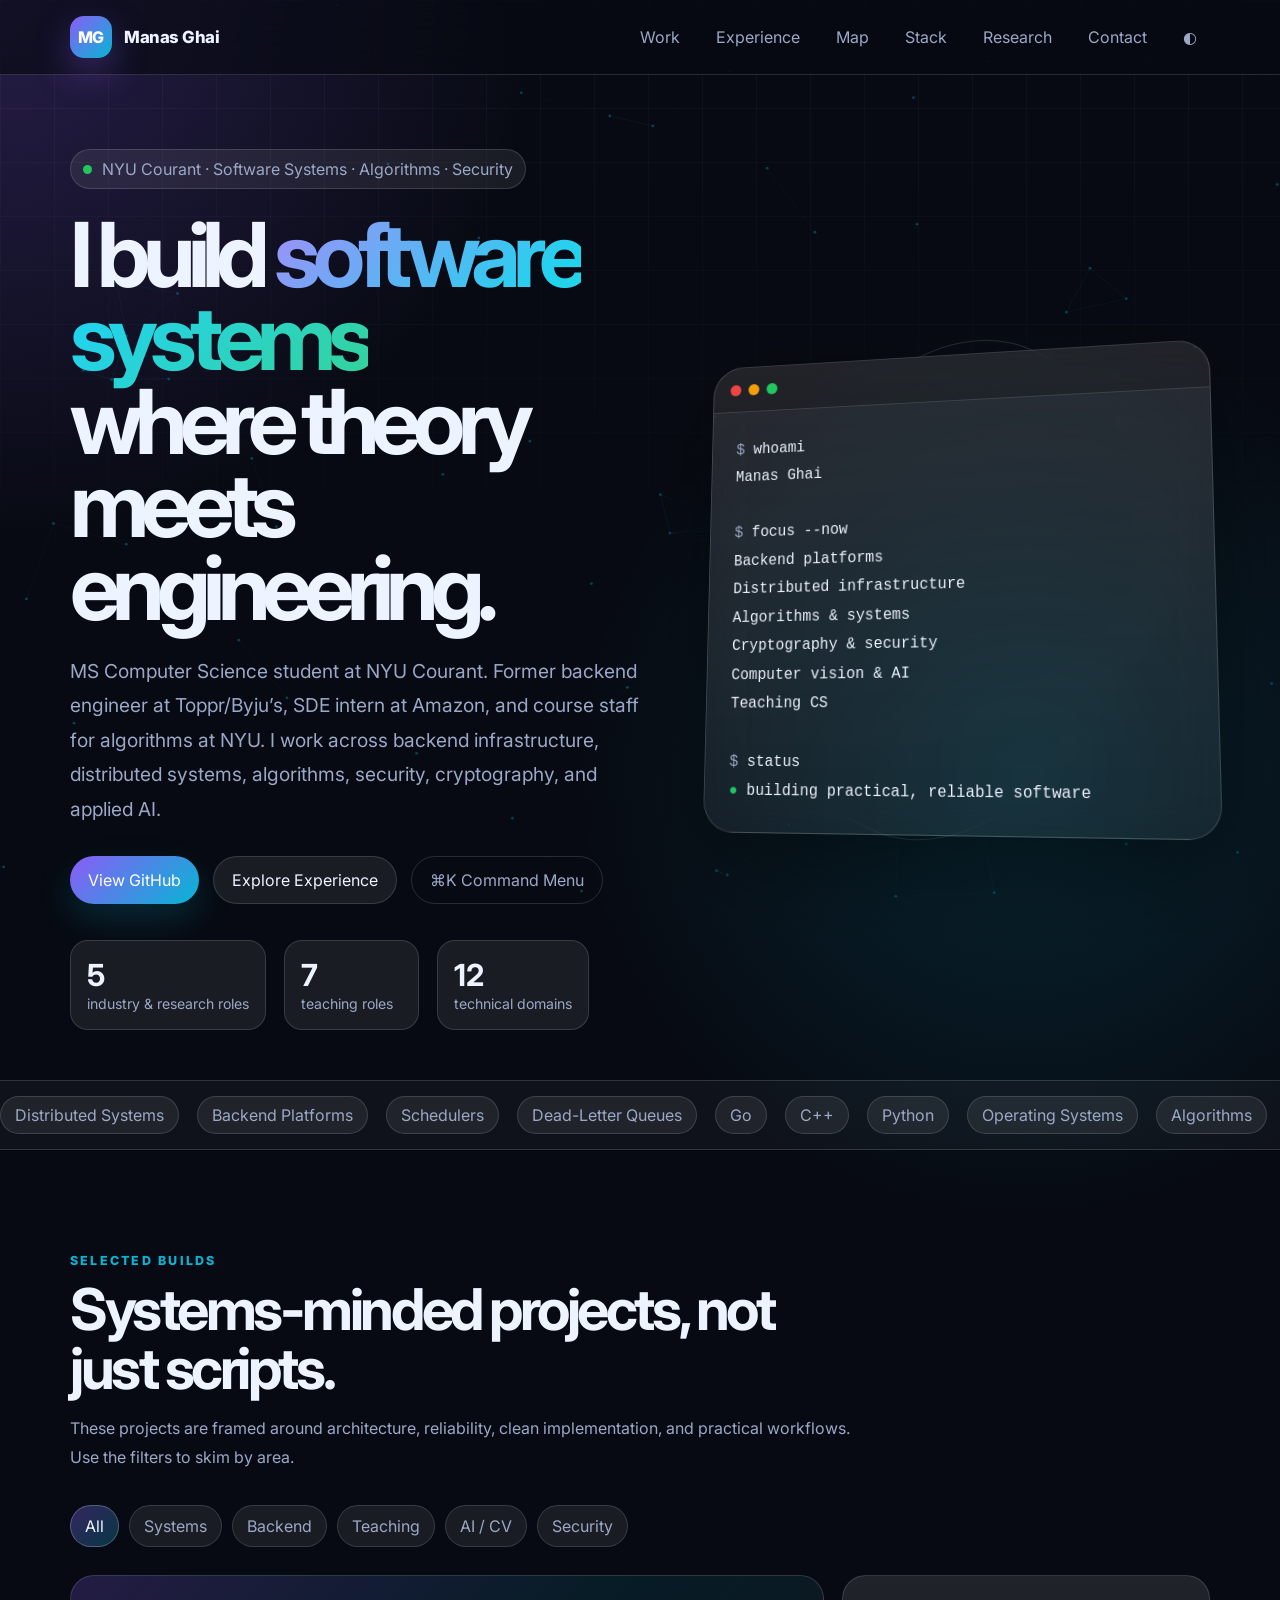
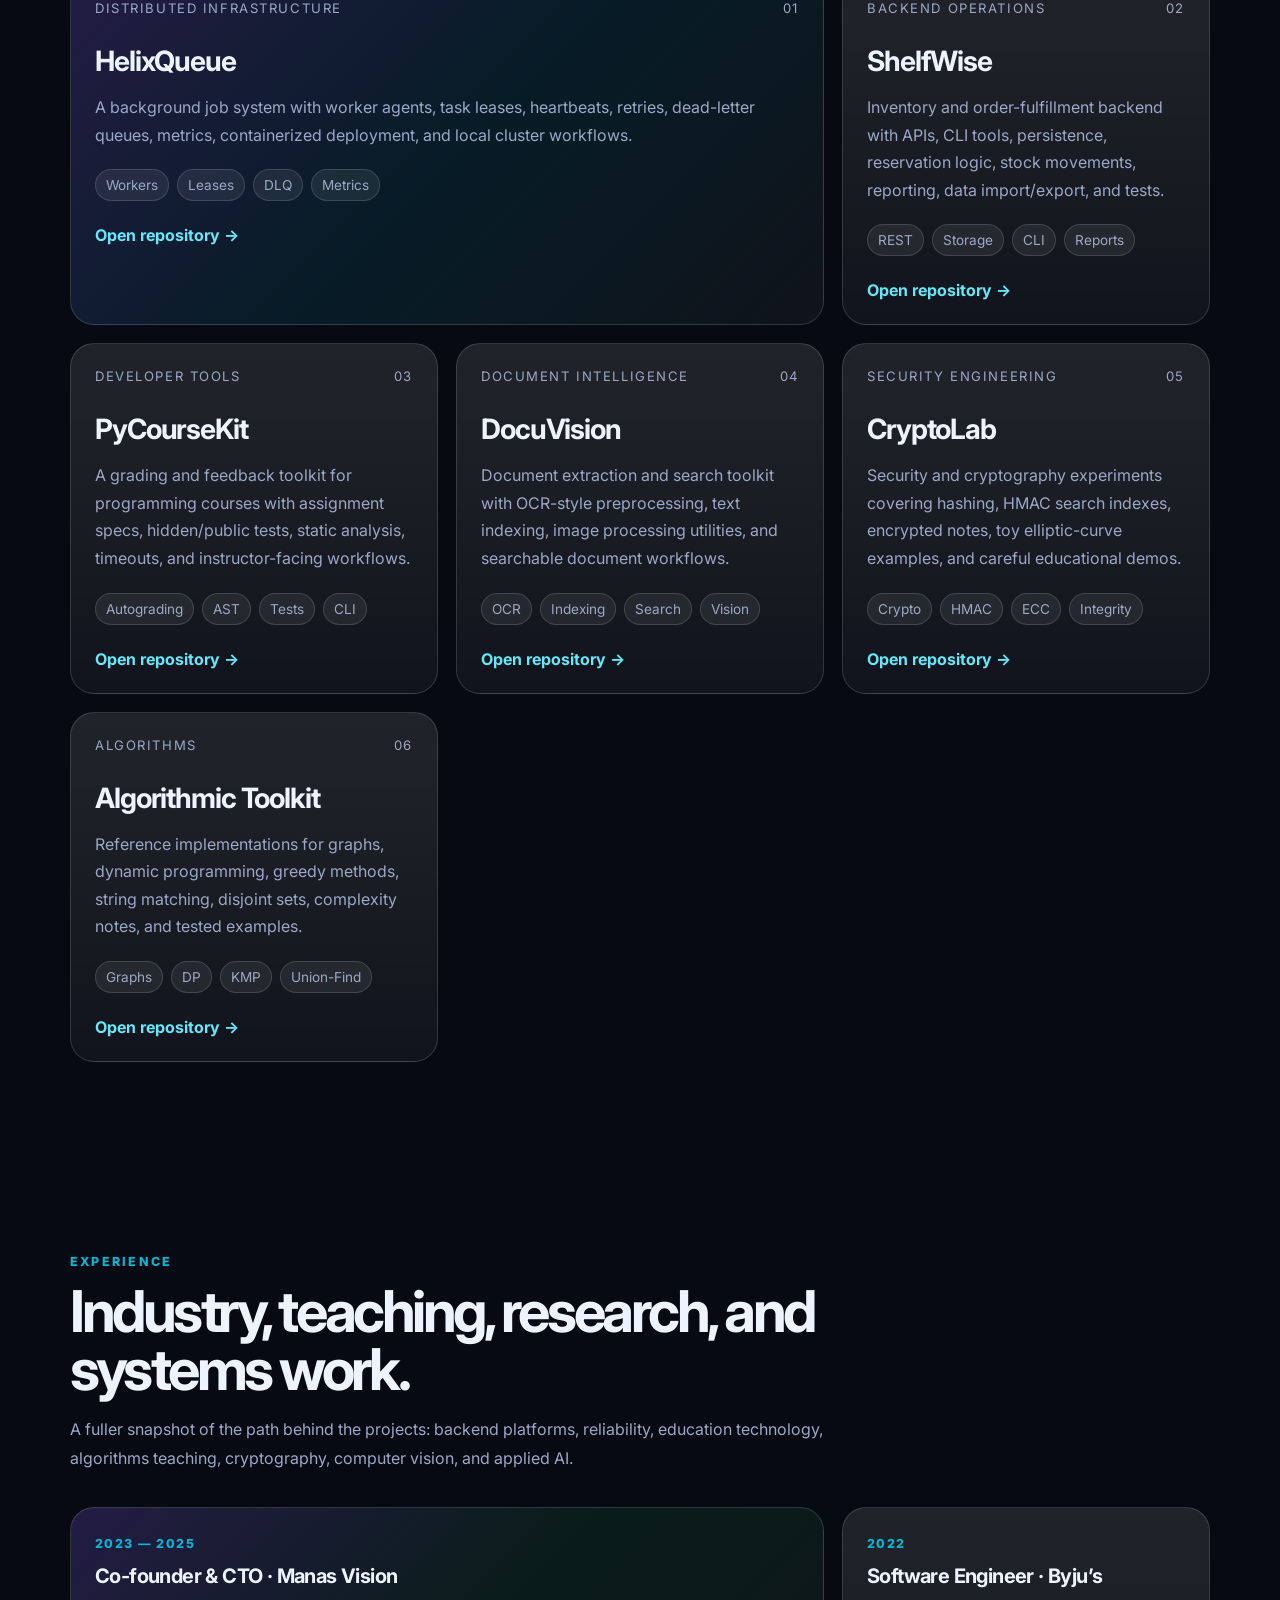
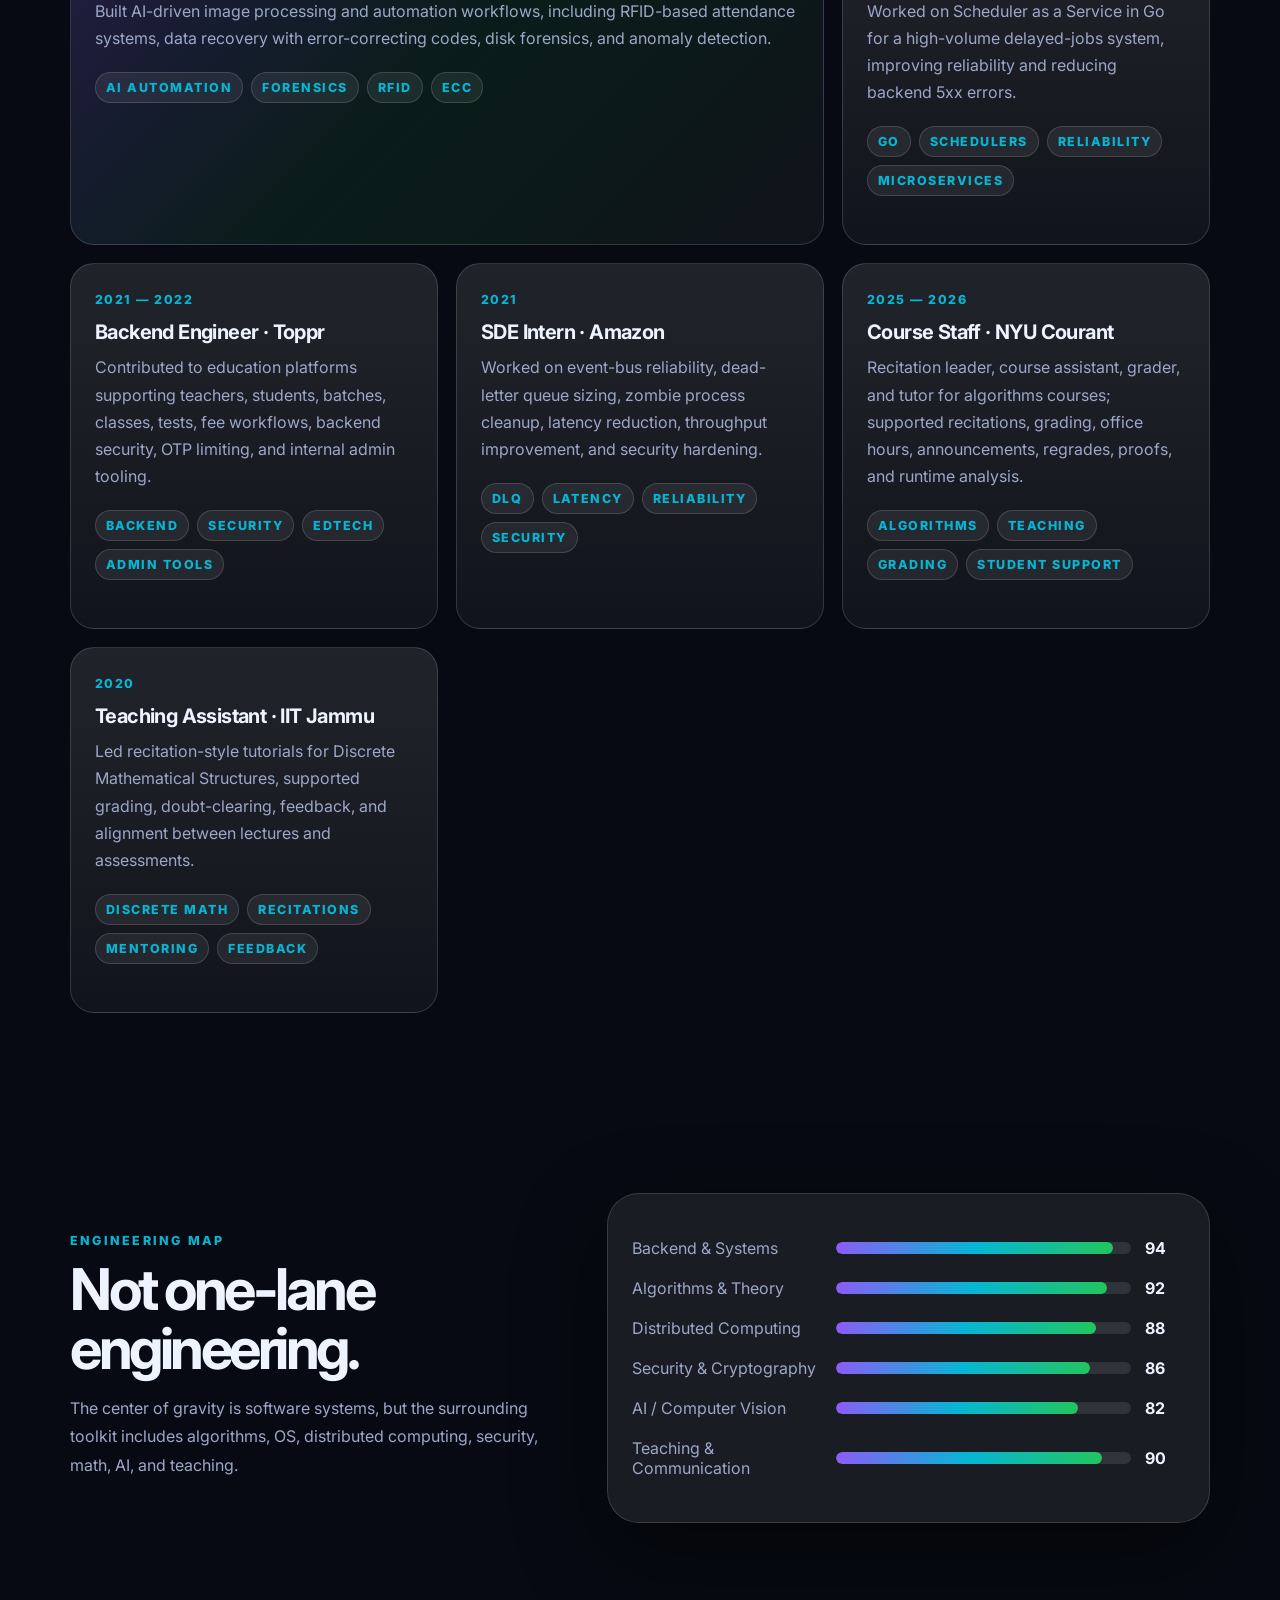
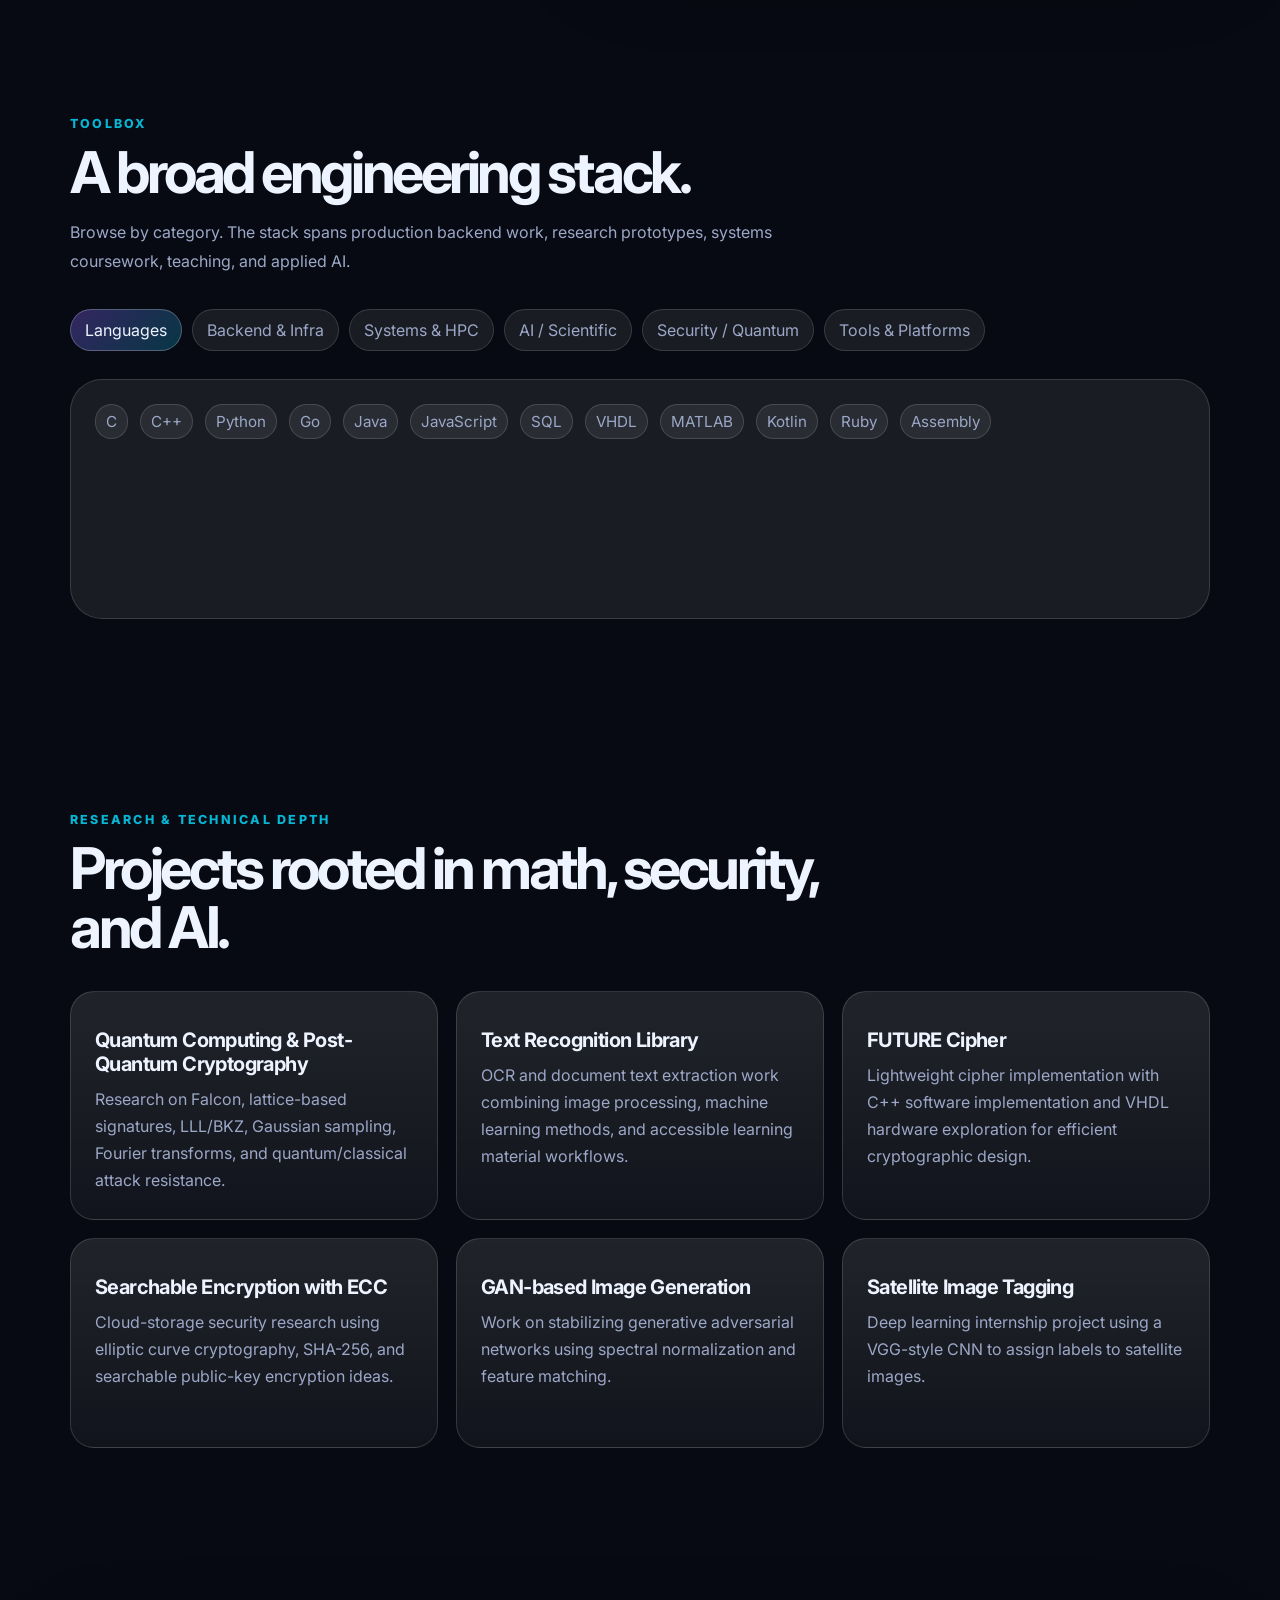
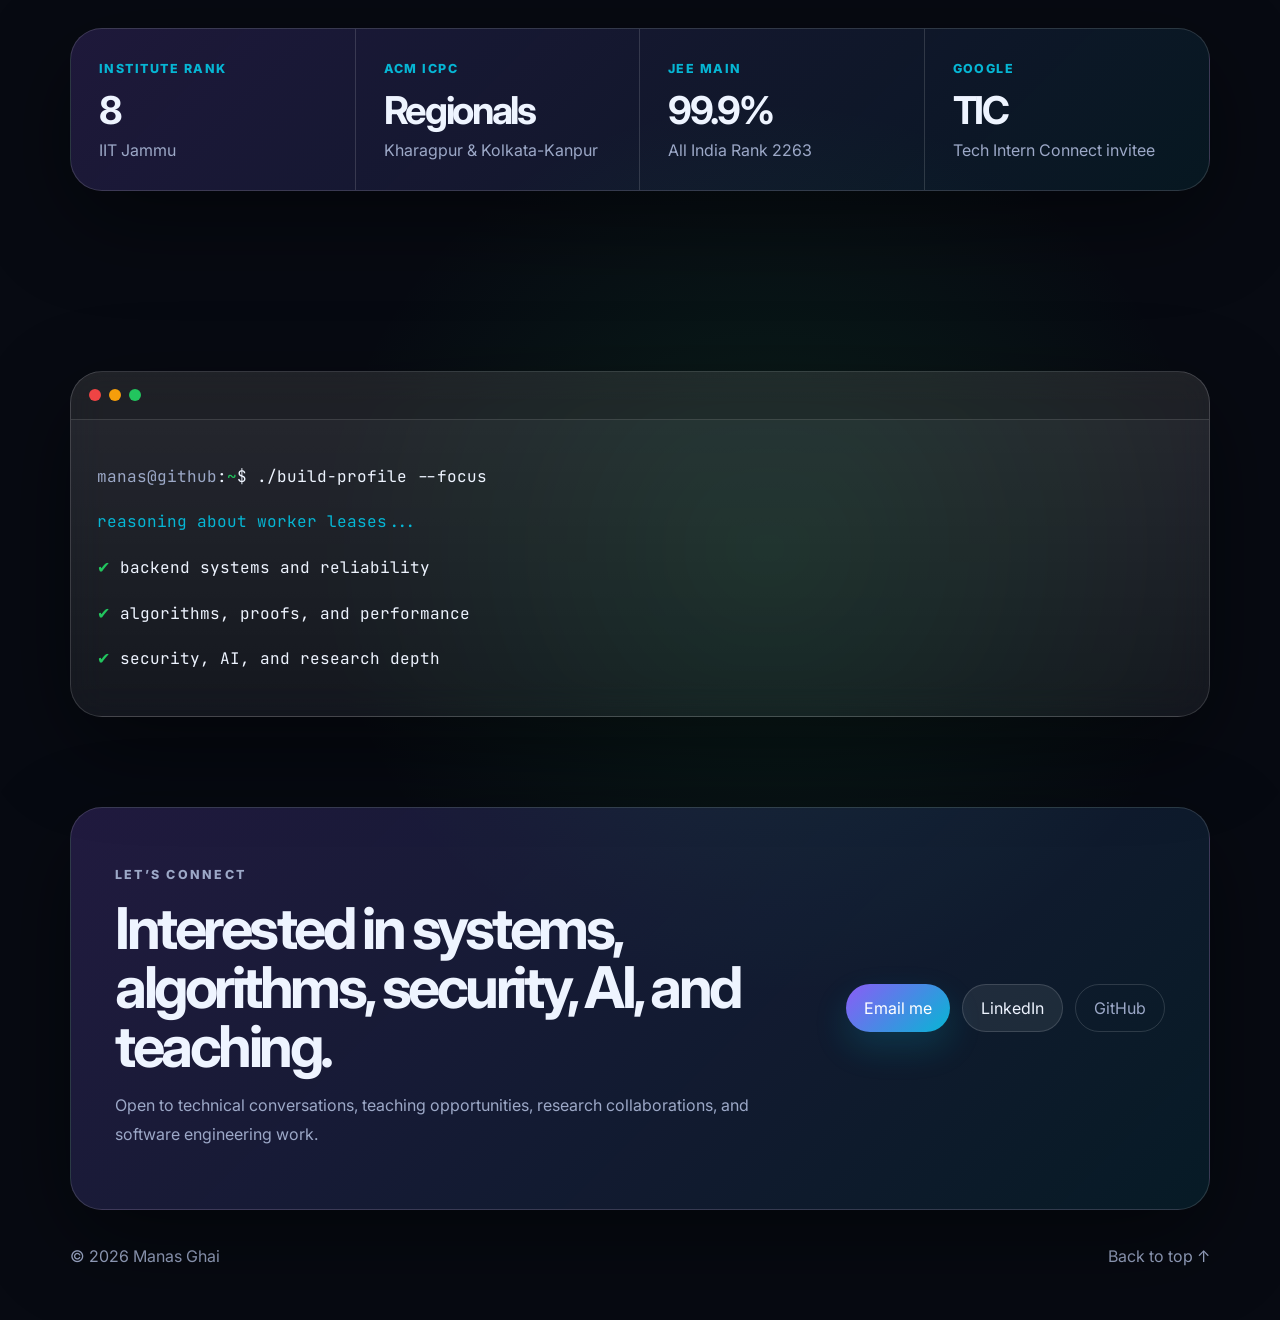
<file: index.html>
<!DOCTYPE html>
<html lang="en">
<head>
  <meta charset="UTF-8" />
  <meta name="viewport" content="width=device-width, initial-scale=1.0" />
  <meta name="description" content="Manas Ghai — software engineer and MS CS student at NYU Courant working across backend systems, distributed infrastructure, algorithms, security, cryptography, computer vision, and teaching." />
  <meta name="theme-color" content="#0b1020" />
  <title>Manas Ghai</title>
  <link rel="preconnect" href="https://fonts.googleapis.com" />
  <link rel="preconnect" href="https://fonts.gstatic.com" crossorigin />
  <link href="https://fonts.googleapis.com/css2?family=Inter:wght@400;500;600;700;800;900&family=JetBrains+Mono:wght@400;500;600;700&display=swap" rel="stylesheet" />
  <link rel="stylesheet" href="styles.css" />
</head>
<body>
  <canvas id="network-canvas" aria-hidden="true"></canvas>

  <header class="site-header" id="top">
    <nav class="nav shell" aria-label="Primary navigation">
      <a class="brand" href="#top" aria-label="Manas Ghai home">
        <span class="brand-mark">MG</span>
        <span class="brand-text">Manas Ghai</span>
      </a>
      <button class="nav-toggle" aria-expanded="false" aria-controls="nav-links" aria-label="Toggle menu">
        <span></span><span></span><span></span>
      </button>
      <div class="nav-links" id="nav-links">
        <a href="#work">Work</a>
        <a href="#experience">Experience</a>
        <a href="#systems">Map</a>
        <a href="#stack">Stack</a>
        <a href="#research">Research</a>
        <a href="#contact">Contact</a>
        <button class="theme-toggle" id="theme-toggle" aria-label="Toggle dark and light theme">◐</button>
      </div>
    </nav>
  </header>

  <main>
    <section class="hero shell reveal">
      <div class="hero-copy">
        <div class="eyebrow"><span class="pulse-dot"></span> NYU Courant · Software Systems · Algorithms · Security</div>
        <h1>
          I build <span class="gradient-text">software systems</span><br />
          where theory meets engineering.
        </h1>
        <p class="hero-subtitle">
          MS Computer Science student at NYU Courant. Former backend engineer at Toppr/Byju’s, SDE intern at Amazon, and course staff for algorithms at NYU. I work across backend infrastructure, distributed systems, algorithms, security, cryptography, and applied AI.
        </p>
        <div class="hero-actions">
          <a class="btn primary" href="https://github.com/manas-ghai" target="_blank" rel="noreferrer">View GitHub</a>
          <a class="btn secondary" href="#experience">Explore Experience</a>
          <button class="btn ghost" id="open-command">⌘K Command Menu</button>
        </div>
        <div class="hero-metrics" aria-label="Highlights">
          <div>
            <strong data-count="5">0</strong>
            <span>industry & research roles</span>
          </div>
          <div>
            <strong data-count="7">0</strong>
            <span>teaching roles</span>
          </div>
          <div>
            <strong data-count="12">0</strong>
            <span>technical domains</span>
          </div>
        </div>
      </div>

      <aside class="hero-card" aria-label="Developer profile card">
        <div class="card-orbit orbit-one"></div>
        <div class="card-orbit orbit-two"></div>
        <div class="terminal-card">
          <div class="terminal-top">
            <span></span><span></span><span></span>
          </div>
          <pre><code><span class="muted">$</span> whoami
Manas Ghai

<span class="muted">$</span> focus --now
Backend platforms
Distributed infrastructure
Algorithms & systems
Cryptography & security
Computer vision & AI
Teaching CS

<span class="muted">$</span> status
<span class="ok">●</span> building practical, reliable software</code></pre>
        </div>
      </aside>
    </section>

    <section class="marquee" aria-label="Technical interests">
      <div class="marquee-track">
        <span>Distributed Systems</span><span>Backend Platforms</span><span>Schedulers</span><span>Dead-Letter Queues</span><span>Go</span><span>C++</span><span>Python</span><span>Operating Systems</span><span>Algorithms</span><span>Cryptography</span><span>Post-Quantum Crypto</span><span>Computer Vision</span><span>OpenMP</span><span>MPI</span><span>Docker</span><span>AWS</span><span>Teaching</span>
        <span>Distributed Systems</span><span>Backend Platforms</span><span>Schedulers</span><span>Dead-Letter Queues</span><span>Go</span><span>C++</span><span>Python</span><span>Operating Systems</span><span>Algorithms</span><span>Cryptography</span><span>Post-Quantum Crypto</span><span>Computer Vision</span><span>OpenMP</span><span>MPI</span><span>Docker</span><span>AWS</span><span>Teaching</span>
      </div>
    </section>

    <section class="section shell reveal" id="work">
      <div class="section-heading">
        <p class="section-kicker">Selected builds</p>
        <h2>Systems-minded projects, not just scripts.</h2>
        <p>These projects are framed around architecture, reliability, clean implementation, and practical workflows. Use the filters to skim by area.</p>
      </div>

      <div class="filter-row" aria-label="Project filters">
        <button class="chip active" data-filter="all">All</button>
        <button class="chip" data-filter="systems">Systems</button>
        <button class="chip" data-filter="backend">Backend</button>
        <button class="chip" data-filter="teaching">Teaching</button>
        <button class="chip" data-filter="ai">AI / CV</button>
        <button class="chip" data-filter="security">Security</button>
      </div>

      <div class="project-grid">
        <article class="project-card featured" data-category="systems backend">
          <div class="project-topline"><span>Distributed Infrastructure</span><span>01</span></div>
          <h3>HelixQueue</h3>
          <p>A background job system with worker agents, task leases, heartbeats, retries, dead-letter queues, metrics, containerized deployment, and local cluster workflows.</p>
          <div class="tag-row"><span>Workers</span><span>Leases</span><span>DLQ</span><span>Metrics</span></div>
          <a href="https://github.com/manas-ghai/helixqueue" target="_blank" rel="noreferrer">Open repository →</a>
        </article>

        <article class="project-card" data-category="backend systems">
          <div class="project-topline"><span>Backend Operations</span><span>02</span></div>
          <h3>ShelfWise</h3>
          <p>Inventory and order-fulfillment backend with APIs, CLI tools, persistence, reservation logic, stock movements, reporting, data import/export, and tests.</p>
          <div class="tag-row"><span>REST</span><span>Storage</span><span>CLI</span><span>Reports</span></div>
          <a href="https://github.com/manas-ghai/shelfwise" target="_blank" rel="noreferrer">Open repository →</a>
        </article>

        <article class="project-card" data-category="teaching backend">
          <div class="project-topline"><span>Developer Tools</span><span>03</span></div>
          <h3>PyCourseKit</h3>
          <p>A grading and feedback toolkit for programming courses with assignment specs, hidden/public tests, static analysis, timeouts, and instructor-facing workflows.</p>
          <div class="tag-row"><span>Autograding</span><span>AST</span><span>Tests</span><span>CLI</span></div>
          <a href="https://github.com/manas-ghai/pycoursekit" target="_blank" rel="noreferrer">Open repository →</a>
        </article>

        <article class="project-card" data-category="ai backend">
          <div class="project-topline"><span>Document Intelligence</span><span>04</span></div>
          <h3>DocuVision</h3>
          <p>Document extraction and search toolkit with OCR-style preprocessing, text indexing, image processing utilities, and searchable document workflows.</p>
          <div class="tag-row"><span>OCR</span><span>Indexing</span><span>Search</span><span>Vision</span></div>
          <a href="https://github.com/manas-ghai/docuvision" target="_blank" rel="noreferrer">Open repository →</a>
        </article>

        <article class="project-card" data-category="security algorithms">
          <div class="project-topline"><span>Security Engineering</span><span>05</span></div>
          <h3>CryptoLab</h3>
          <p>Security and cryptography experiments covering hashing, HMAC search indexes, encrypted notes, toy elliptic-curve examples, and careful educational demos.</p>
          <div class="tag-row"><span>Crypto</span><span>HMAC</span><span>ECC</span><span>Integrity</span></div>
          <a href="https://github.com/manas-ghai/cryptolab-py" target="_blank" rel="noreferrer">Open repository →</a>
        </article>

        <article class="project-card" data-category="algorithms teaching">
          <div class="project-topline"><span>Algorithms</span><span>06</span></div>
          <h3>Algorithmic Toolkit</h3>
          <p>Reference implementations for graphs, dynamic programming, greedy methods, string matching, disjoint sets, complexity notes, and tested examples.</p>
          <div class="tag-row"><span>Graphs</span><span>DP</span><span>KMP</span><span>Union-Find</span></div>
          <a href="https://github.com/manas-ghai/algorithms-in-python" target="_blank" rel="noreferrer">Open repository →</a>
        </article>
      </div>
    </section>

    <section class="section shell reveal" id="experience">
      <div class="section-heading">
        <p class="section-kicker">Experience</p>
        <h2>Industry, teaching, research, and systems work.</h2>
        <p>A fuller snapshot of the path behind the projects: backend platforms, reliability, education technology, algorithms teaching, cryptography, computer vision, and applied AI.</p>
      </div>

      <div class="experience-board">
        <article class="experience-card highlight">
          <span>2023 — 2025</span>
          <h3>Co-founder & CTO · Manas Vision</h3>
          <p>Built AI-driven image processing and automation workflows, including RFID-based attendance systems, data recovery with error-correcting codes, disk forensics, and anomaly detection.</p>
          <div class="tag-row"><span>AI Automation</span><span>Forensics</span><span>RFID</span><span>ECC</span></div>
        </article>
        <article class="experience-card">
          <span>2022</span>
          <h3>Software Engineer · Byju’s</h3>
          <p>Worked on Scheduler as a Service in Go for a high-volume delayed-jobs system, improving reliability and reducing backend 5xx errors.</p>
          <div class="tag-row"><span>Go</span><span>Schedulers</span><span>Reliability</span><span>Microservices</span></div>
        </article>
        <article class="experience-card">
          <span>2021 — 2022</span>
          <h3>Backend Engineer · Toppr</h3>
          <p>Contributed to education platforms supporting teachers, students, batches, classes, tests, fee workflows, backend security, OTP limiting, and internal admin tooling.</p>
          <div class="tag-row"><span>Backend</span><span>Security</span><span>EdTech</span><span>Admin Tools</span></div>
        </article>
        <article class="experience-card">
          <span>2021</span>
          <h3>SDE Intern · Amazon</h3>
          <p>Worked on event-bus reliability, dead-letter queue sizing, zombie process cleanup, latency reduction, throughput improvement, and security hardening.</p>
          <div class="tag-row"><span>DLQ</span><span>Latency</span><span>Reliability</span><span>Security</span></div>
        </article>
        <article class="experience-card">
          <span>2025 — 2026</span>
          <h3>Course Staff · NYU Courant</h3>
          <p>Recitation leader, course assistant, grader, and tutor for algorithms courses; supported recitations, grading, office hours, announcements, regrades, proofs, and runtime analysis.</p>
          <div class="tag-row"><span>Algorithms</span><span>Teaching</span><span>Grading</span><span>Student Support</span></div>
        </article>
        <article class="experience-card">
          <span>2020</span>
          <h3>Teaching Assistant · IIT Jammu</h3>
          <p>Led recitation-style tutorials for Discrete Mathematical Structures, supported grading, doubt-clearing, feedback, and alignment between lectures and assessments.</p>
          <div class="tag-row"><span>Discrete Math</span><span>Recitations</span><span>Mentoring</span><span>Feedback</span></div>
        </article>
      </div>
    </section>

    <section class="section shell split reveal" id="systems">
      <div class="section-heading compact">
        <p class="section-kicker">Engineering map</p>
        <h2>Not one-lane engineering.</h2>
        <p>The center of gravity is software systems, but the surrounding toolkit includes algorithms, OS, distributed computing, security, math, AI, and teaching.</p>
      </div>
      <div class="skill-panel">
        <div class="bar-item"><span>Backend & Systems</span><div class="bar"><i style="--w: 94%"></i></div><b>94</b></div>
        <div class="bar-item"><span>Algorithms & Theory</span><div class="bar"><i style="--w: 92%"></i></div><b>92</b></div>
        <div class="bar-item"><span>Distributed Computing</span><div class="bar"><i style="--w: 88%"></i></div><b>88</b></div>
        <div class="bar-item"><span>Security & Cryptography</span><div class="bar"><i style="--w: 86%"></i></div><b>86</b></div>
        <div class="bar-item"><span>AI / Computer Vision</span><div class="bar"><i style="--w: 82%"></i></div><b>82</b></div>
        <div class="bar-item"><span>Teaching & Communication</span><div class="bar"><i style="--w: 90%"></i></div><b>90</b></div>
      </div>
    </section>

    <section class="section shell reveal" id="stack">
      <div class="section-heading">
        <p class="section-kicker">Toolbox</p>
        <h2>A broad engineering stack.</h2>
        <p>Browse by category. The stack spans production backend work, research prototypes, systems coursework, teaching, and applied AI.</p>
      </div>
      <div class="stack-tabs" role="tablist" aria-label="Technology categories">
        <button class="stack-tab active" data-stack="languages">Languages</button>
        <button class="stack-tab" data-stack="backend">Backend & Infra</button>
        <button class="stack-tab" data-stack="systems">Systems & HPC</button>
        <button class="stack-tab" data-stack="ai">AI / Scientific</button>
        <button class="stack-tab" data-stack="security">Security / Quantum</button>
        <button class="stack-tab" data-stack="tools">Tools & Platforms</button>
      </div>
      <div class="stack-cloud" id="stack-cloud" aria-live="polite"></div>
    </section>

    <section class="section shell reveal" id="research">
      <div class="section-heading">
        <p class="section-kicker">Research & technical depth</p>
        <h2>Projects rooted in math, security, and AI.</h2>
      </div>
      <div class="research-grid">
        <article class="research-card">
          <h3>Quantum Computing & Post-Quantum Cryptography</h3>
          <p>Research on Falcon, lattice-based signatures, LLL/BKZ, Gaussian sampling, Fourier transforms, and quantum/classical attack resistance.</p>
        </article>
        <article class="research-card">
          <h3>Text Recognition Library</h3>
          <p>OCR and document text extraction work combining image processing, machine learning methods, and accessible learning material workflows.</p>
        </article>
        <article class="research-card">
          <h3>FUTURE Cipher</h3>
          <p>Lightweight cipher implementation with C++ software implementation and VHDL hardware exploration for efficient cryptographic design.</p>
        </article>
        <article class="research-card">
          <h3>Searchable Encryption with ECC</h3>
          <p>Cloud-storage security research using elliptic curve cryptography, SHA-256, and searchable public-key encryption ideas.</p>
        </article>
        <article class="research-card">
          <h3>GAN-based Image Generation</h3>
          <p>Work on stabilizing generative adversarial networks using spectral normalization and feature matching.</p>
        </article>
        <article class="research-card">
          <h3>Satellite Image Tagging</h3>
          <p>Deep learning internship project using a VGG-style CNN to assign labels to satellite images.</p>
        </article>
      </div>
    </section>

    <section class="section shell reveal" id="achievements">
      <div class="achievement-strip">
        <div>
          <span>Institute Rank</span>
          <strong>8</strong>
          <p>IIT Jammu</p>
        </div>
        <div>
          <span>ACM ICPC</span>
          <strong>Regionals</strong>
          <p>Kharagpur & Kolkata-Kanpur</p>
        </div>
        <div>
          <span>JEE Main</span>
          <strong>99.9%</strong>
          <p>All India Rank 2263</p>
        </div>
        <div>
          <span>Google</span>
          <strong>TIC</strong>
          <p>Tech Intern Connect invitee</p>
        </div>
      </div>
    </section>

    <section class="section shell reveal">
      <div class="terminal-wide">
        <div class="terminal-top"><span></span><span></span><span></span></div>
        <div class="terminal-body">
          <p><span class="muted">manas@github</span>:<span class="accent">~</span>$ ./build-profile --focus</p>
          <p class="type-line" id="type-line"></p>
          <p><span class="ok">✔</span> backend systems and reliability</p>
          <p><span class="ok">✔</span> algorithms, proofs, and performance</p>
          <p><span class="ok">✔</span> security, AI, and research depth</p>
        </div>
      </div>
    </section>

    <section class="section shell contact-card reveal" id="contact">
      <div>
        <p class="section-kicker">Let’s connect</p>
        <h2>Interested in systems, algorithms, security, AI, and teaching.</h2>
        <p>Open to technical conversations, teaching opportunities, research collaborations, and software engineering work.</p>
      </div>
      <div class="contact-actions">
        <a class="btn primary" href="mailto:mg8527@nyu.edu">Email me</a>
        <a class="btn secondary" href="https://linkedin.com/in/manas-ghai-1a9327188" target="_blank" rel="noreferrer">LinkedIn</a>
        <a class="btn ghost" href="https://github.com/manas-ghai" target="_blank" rel="noreferrer">GitHub</a>
      </div>
    </section>
  </main>

  <footer class="footer shell">
    <span>© <span id="year"></span> Manas Ghai</span>
    <a href="#top">Back to top ↑</a>
  </footer>

  <div class="command-modal" id="command-modal" role="dialog" aria-modal="true" aria-labelledby="command-title" hidden>
    <div class="command-box">
      <div class="command-header">
        <h2 id="command-title">Command Menu</h2>
        <button id="close-command" aria-label="Close command menu">×</button>
      </div>
      <input id="command-input" type="text" placeholder="Type: github, experience, research, stack, email, linkedin..." autocomplete="off" />
      <div class="command-list" id="command-list"></div>
    </div>
  </div>

  <script src="script.js"></script>
</body>
</html>
</file>
<file: styles.css>
:root {
  --bg: #070a12;
  --bg-soft: #0b1020;
  --panel: rgba(255, 255, 255, 0.075);
  --panel-strong: rgba(255, 255, 255, 0.12);
  --text: #eef4ff;
  --muted: #9ca8c7;
  --line: rgba(255, 255, 255, 0.14);
  --primary: #8b5cf6;
  --secondary: #06b6d4;
  --accent: #22c55e;
  --warning: #f59e0b;
  --shadow: 0 30px 90px rgba(0, 0, 0, 0.45);
  --radius-xl: 32px;
  --radius-lg: 24px;
  --radius-md: 18px;
}

[data-theme="light"] {
  --bg: #f7f8ff;
  --bg-soft: #ffffff;
  --panel: rgba(10, 20, 40, 0.06);
  --panel-strong: rgba(10, 20, 40, 0.1);
  --text: #0b1020;
  --muted: #58627a;
  --line: rgba(10, 20, 40, 0.14);
  --shadow: 0 30px 80px rgba(67, 56, 202, 0.16);
}

* { box-sizing: border-box; }
html { scroll-behavior: smooth; }
body {
  margin: 0;
  font-family: Inter, system-ui, -apple-system, BlinkMacSystemFont, "Segoe UI", sans-serif;
  background:
    radial-gradient(circle at top left, rgba(139, 92, 246, 0.24), transparent 34rem),
    radial-gradient(circle at 80% 10%, rgba(6, 182, 212, 0.16), transparent 28rem),
    radial-gradient(circle at 60% 90%, rgba(34, 197, 94, 0.12), transparent 28rem),
    var(--bg);
  color: var(--text);
  min-height: 100vh;
  overflow-x: hidden;
}

a { color: inherit; text-decoration: none; }
button, input { font: inherit; }

#network-canvas {
  position: fixed;
  inset: 0;
  width: 100%;
  height: 100%;
  pointer-events: none;
  opacity: 0.5;
  z-index: -2;
}

body::before {
  content: "";
  position: fixed;
  inset: 0;
  background-image: linear-gradient(rgba(255,255,255,.035) 1px, transparent 1px), linear-gradient(90deg, rgba(255,255,255,.035) 1px, transparent 1px);
  background-size: 54px 54px;
  mask-image: linear-gradient(to bottom, black, transparent 75%);
  z-index: -1;
}

.shell { width: min(1140px, calc(100% - 40px)); margin-inline: auto; }
.site-header {
  position: sticky;
  top: 0;
  z-index: 20;
  backdrop-filter: blur(18px);
  border-bottom: 1px solid var(--line);
  background: rgba(7, 10, 18, 0.64);
}
[data-theme="light"] .site-header { background: rgba(247, 248, 255, 0.72); }
.nav { display: flex; align-items: center; justify-content: space-between; height: 74px; }
.brand { display: inline-flex; align-items: center; gap: 12px; font-weight: 800; letter-spacing: -0.03em; }
.brand-mark {
  width: 42px; height: 42px; border-radius: 14px;
  display: grid; place-items: center;
  background: linear-gradient(135deg, var(--primary), var(--secondary));
  box-shadow: 0 14px 35px rgba(139, 92, 246, 0.35);
  color: white;
}
.brand-text { font-size: 1.05rem; }
.nav-links { display: flex; align-items: center; gap: 10px; }
.nav-links a, .theme-toggle {
  border: 1px solid transparent;
  background: transparent;
  color: var(--muted);
  padding: 10px 12px;
  border-radius: 999px;
  cursor: pointer;
  transition: 0.2s ease;
}
.nav-links a:hover, .theme-toggle:hover { color: var(--text); border-color: var(--line); background: var(--panel); }
.nav-toggle { display: none; background: none; border: 0; gap: 5px; flex-direction: column; }
.nav-toggle span { width: 25px; height: 2px; background: var(--text); display: block; }

.hero { min-height: calc(100vh - 74px); display: grid; grid-template-columns: 1.05fr 0.95fr; align-items: center; gap: 54px; padding: 74px 0 50px; }
.eyebrow { display: inline-flex; align-items: center; gap: 10px; color: var(--muted); border: 1px solid var(--line); background: var(--panel); padding: 9px 12px; border-radius: 999px; margin-bottom: 24px; }
.pulse-dot { width: 9px; height: 9px; border-radius: 50%; background: var(--accent); box-shadow: 0 0 0 0 rgba(34, 197, 94, 0.8); animation: pulse 1.8s infinite; }
@keyframes pulse { 70% { box-shadow: 0 0 0 12px rgba(34, 197, 94, 0); } 100% { box-shadow: 0 0 0 0 rgba(34, 197, 94, 0); } }
h1 { font-size: clamp(3rem, 7vw, 6.9rem); line-height: 0.93; letter-spacing: -0.085em; margin: 0 0 24px; }
.gradient-text { background: linear-gradient(135deg, #a78bfa, #22d3ee, #34d399); -webkit-background-clip: text; background-clip: text; color: transparent; }
.hero-subtitle { font-size: clamp(1.05rem, 1.5vw, 1.25rem); color: var(--muted); line-height: 1.8; max-width: 680px; }
.hero-actions { display: flex; flex-wrap: wrap; gap: 14px; margin-top: 30px; }
.btn {
  display: inline-flex; align-items: center; justify-content: center;
  min-height: 48px; padding: 0 18px; border-radius: 999px;
  border: 1px solid var(--line); cursor: pointer; transition: 0.2s ease;
  background: transparent; color: var(--text);
}
.btn.primary { border: 0; background: linear-gradient(135deg, var(--primary), var(--secondary)); color: white; box-shadow: 0 15px 34px rgba(6, 182, 212, 0.18); }
.btn.secondary { background: var(--panel); }
.btn.ghost { color: var(--muted); }
.btn:hover { transform: translateY(-2px); filter: brightness(1.08); }
.hero-metrics { display: flex; gap: 18px; margin-top: 36px; flex-wrap: wrap; }
.hero-metrics div { min-width: 135px; border: 1px solid var(--line); background: var(--panel); border-radius: 18px; padding: 16px; }
.hero-metrics strong { display: block; font-size: 1.9rem; }
.hero-metrics span { color: var(--muted); font-size: 0.88rem; }

.hero-card { position: relative; min-height: 520px; display: grid; place-items: center; perspective: 1200px; }
.card-orbit { position: absolute; border: 1px solid var(--line); border-radius: 40%; animation: orbit 12s linear infinite; }
.orbit-one { width: 430px; height: 250px; transform: rotate(-18deg); }
.orbit-two { width: 360px; height: 500px; transform: rotate(28deg); animation-duration: 18s; }
@keyframes orbit { to { rotate: 360deg; } }
.terminal-card, .terminal-wide {
  width: min(100%, 530px); border-radius: var(--radius-xl); border: 1px solid var(--line);
  background: linear-gradient(180deg, rgba(255,255,255,.13), rgba(255,255,255,.055));
  box-shadow: var(--shadow); backdrop-filter: blur(18px); overflow: hidden;
}
.terminal-card { transform: rotateX(7deg) rotateY(-11deg); transition: 0.3s ease; }
.hero-card:hover .terminal-card { transform: rotateX(0deg) rotateY(0deg) translateY(-8px); }
.terminal-top { height: 48px; display: flex; align-items: center; gap: 8px; padding: 0 18px; border-bottom: 1px solid var(--line); background: rgba(0, 0, 0, 0.18); }
.terminal-top span { width: 12px; height: 12px; border-radius: 50%; background: #ef4444; }
.terminal-top span:nth-child(2) { background: #f59e0b; }
.terminal-top span:nth-child(3) { background: #22c55e; }
.terminal-card pre { margin: 0; padding: 26px; font-family: "JetBrains Mono", monospace; font-size: 0.98rem; line-height: 1.75; color: var(--text); white-space: pre-wrap; }
.muted { color: var(--muted); }
.ok, .accent { color: var(--accent); }

.marquee { border-block: 1px solid var(--line); overflow: hidden; background: rgba(255,255,255,.035); }
.marquee-track { display: flex; gap: 18px; width: max-content; padding: 15px 0; animation: marquee 30s linear infinite; }
.marquee-track span { border: 1px solid var(--line); padding: 8px 14px; border-radius: 999px; color: var(--muted); background: var(--panel); }
@keyframes marquee { to { transform: translateX(-50%); } }

.section { padding: 90px 0; }
.section-heading { max-width: 790px; margin-bottom: 34px; }
.section-heading.compact { margin-bottom: 0; }
.section-kicker { text-transform: uppercase; letter-spacing: .18em; font-size: .78rem; color: var(--secondary); font-weight: 800; }
h2 { font-size: clamp(2rem, 4.5vw, 4rem); line-height: 1.02; letter-spacing: -0.06em; margin: 0 0 16px; }
.section-heading p:not(.section-kicker), .contact-card p { color: var(--muted); line-height: 1.8; }
.filter-row, .stack-tabs { display: flex; flex-wrap: wrap; gap: 10px; margin-bottom: 28px; }
.chip, .stack-tab {
  border: 1px solid var(--line); background: var(--panel); color: var(--muted); border-radius: 999px; padding: 10px 14px; cursor: pointer; transition: .2s ease;
}
.chip.active, .chip:hover, .stack-tab.active, .stack-tab:hover { background: linear-gradient(135deg, rgba(139,92,246,.35), rgba(6,182,212,.26)); color: var(--text); border-color: rgba(255,255,255,.24); }
.project-grid { display: grid; grid-template-columns: repeat(3, 1fr); gap: 18px; }
.project-card {
  position: relative; padding: 24px; border-radius: var(--radius-lg); border: 1px solid var(--line);
  background: linear-gradient(180deg, rgba(255,255,255,.105), rgba(255,255,255,.045));
  min-height: 310px; overflow: hidden; transition: transform .2s ease, border-color .2s ease, opacity .2s ease;
}
.project-card::before { content: ""; position: absolute; inset: -80px -80px auto auto; width: 180px; height: 180px; border-radius: 50%; background: radial-gradient(circle, rgba(139,92,246,.35), transparent 65%); opacity: 0; transition: .2s ease; }
.project-card:hover { transform: translateY(-8px); border-color: rgba(139,92,246,.65); }
.project-card:hover::before { opacity: 1; }
.project-card.featured { grid-column: span 2; background: linear-gradient(135deg, rgba(139,92,246,.22), rgba(6,182,212,.11), rgba(255,255,255,.04)); }
.project-topline { display: flex; justify-content: space-between; color: var(--muted); font-size: .82rem; text-transform: uppercase; letter-spacing: .12em; }
.project-card h3 { font-size: 1.75rem; margin: 28px 0 12px; letter-spacing: -0.04em; }
.project-card p { color: var(--muted); line-height: 1.72; }
.tag-row { display: flex; flex-wrap: wrap; gap: 8px; margin: 20px 0 24px; }
.tag-row span, .tech-pill { border: 1px solid var(--line); background: var(--panel); border-radius: 999px; padding: 7px 10px; color: var(--muted); font-size: .85rem; }
.project-card a { color: #67e8f9; font-weight: 700; }
.project-card.hidden { display: none; }

.split { display: grid; grid-template-columns: 0.9fr 1.1fr; gap: 44px; align-items: center; }
.skill-panel { border: 1px solid var(--line); border-radius: var(--radius-xl); background: var(--panel); padding: 24px; box-shadow: var(--shadow); }
.bar-item { display: grid; grid-template-columns: 190px 1fr 40px; gap: 14px; align-items: center; margin: 20px 0; }
.bar-item span { color: var(--muted); }
.bar { height: 12px; border-radius: 999px; background: rgba(255,255,255,.1); overflow: hidden; }
.bar i { display: block; width: 0; height: 100%; border-radius: inherit; background: linear-gradient(90deg, var(--primary), var(--secondary), var(--accent)); transition: width 1.3s cubic-bezier(.2,.8,.2,1); }
.bar-item.animate .bar i { width: var(--w); }
.bar-item b { color: var(--text); }
.stack-cloud { min-height: 240px; border: 1px solid var(--line); background: var(--panel); border-radius: var(--radius-xl); padding: 24px; display: flex; flex-wrap: wrap; gap: 12px; align-content: flex-start; }
.tech-pill { font-size: 0.95rem; transition: 0.2s ease; }
.tech-pill:hover { transform: translateY(-3px) scale(1.03); color: var(--text); border-color: var(--secondary); }

.timeline { display: grid; gap: 16px; }
.timeline-item { border-left: 3px solid var(--secondary); padding: 18px 0 18px 22px; background: linear-gradient(90deg, rgba(6,182,212,.08), transparent); border-radius: 0 18px 18px 0; }
.timeline-item span { color: var(--secondary); font-weight: 800; font-size: .88rem; }
.timeline-item h3 { margin: 8px 0; font-size: 1.2rem; }
.timeline-item p { color: var(--muted); line-height: 1.7; margin: 0; }
.terminal-wide { width: 100%; }
.terminal-body { padding: 26px; font-family: "JetBrains Mono", monospace; line-height: 1.85; }
.type-line { color: var(--secondary); min-height: 1.85em; }
.contact-card { border: 1px solid var(--line); background: linear-gradient(135deg, rgba(139,92,246,.20), rgba(6,182,212,.10)); border-radius: var(--radius-xl); padding: 44px; display: grid; grid-template-columns: 1fr auto; gap: 30px; align-items: center; box-shadow: var(--shadow); }
.contact-actions { display: flex; flex-wrap: wrap; gap: 12px; justify-content: flex-end; }
.footer { display: flex; justify-content: space-between; padding: 36px 0 54px; color: var(--muted); }

.command-modal { position: fixed; inset: 0; z-index: 50; display: grid; place-items: start center; padding-top: 13vh; background: rgba(0,0,0,.5); backdrop-filter: blur(12px); }
.command-modal[hidden] { display: none; }
.command-box { width: min(640px, calc(100% - 28px)); border: 1px solid var(--line); border-radius: 24px; background: var(--bg-soft); box-shadow: var(--shadow); overflow: hidden; }
.command-header { display: flex; align-items: center; justify-content: space-between; padding: 18px 20px; border-bottom: 1px solid var(--line); }
.command-header h2 { font-size: 1.1rem; letter-spacing: 0; margin: 0; }
.command-header button { background: var(--panel); border: 1px solid var(--line); color: var(--text); border-radius: 10px; font-size: 1.5rem; width: 38px; height: 38px; cursor: pointer; }
#command-input { width: 100%; padding: 18px 20px; border: 0; border-bottom: 1px solid var(--line); outline: 0; background: transparent; color: var(--text); }
.command-list { padding: 10px; }
.command-item { display: flex; justify-content: space-between; gap: 12px; padding: 14px; border-radius: 14px; cursor: pointer; color: var(--muted); }
.command-item:hover { background: var(--panel); color: var(--text); }
.command-item b { color: var(--text); }

.reveal { opacity: 0; transform: translateY(28px); transition: opacity .8s ease, transform .8s ease; }
.reveal.visible { opacity: 1; transform: translateY(0); }

@media (max-width: 920px) {
  .hero, .split, .contact-card { grid-template-columns: 1fr; }
  .hero { padding-top: 52px; }
  .hero-card { min-height: 420px; }
  .project-grid { grid-template-columns: 1fr 1fr; }
  .project-card.featured { grid-column: span 1; }
  .contact-actions { justify-content: flex-start; }
}
@media (max-width: 720px) {
  .nav-toggle { display: flex; }
  .nav-links { position: absolute; inset: 74px 20px auto; display: none; flex-direction: column; align-items: stretch; background: var(--bg-soft); border: 1px solid var(--line); border-radius: 22px; padding: 12px; box-shadow: var(--shadow); }
  .nav-links.open { display: flex; }
  .nav-links a, .theme-toggle { text-align: left; }
  h1 { font-size: clamp(2.7rem, 16vw, 4.2rem); }
  .project-grid { grid-template-columns: 1fr; }
  .bar-item { grid-template-columns: 1fr; gap: 8px; }
  .footer { flex-direction: column; gap: 12px; }
  .section { padding: 68px 0; }
  .terminal-card { transform: none; }
}

/* Expanded CV-backed sections */
.experience-board {
  display: grid;
  grid-template-columns: repeat(3, 1fr);
  gap: 18px;
}
.experience-card,
.research-card {
  position: relative;
  border: 1px solid var(--line);
  border-radius: var(--radius-lg);
  background: linear-gradient(180deg, rgba(255,255,255,.105), rgba(255,255,255,.045));
  padding: 24px;
  overflow: hidden;
  min-height: 250px;
  transition: transform .2s ease, border-color .2s ease;
}
.experience-card::before,
.research-card::before {
  content: "";
  position: absolute;
  inset: auto -70px -90px auto;
  width: 180px;
  height: 180px;
  border-radius: 50%;
  background: radial-gradient(circle, rgba(6,182,212,.24), transparent 68%);
  opacity: 0;
  transition: .2s ease;
}
.experience-card:hover,
.research-card:hover {
  transform: translateY(-6px);
  border-color: rgba(6,182,212,.55);
}
.experience-card:hover::before,
.research-card:hover::before { opacity: 1; }
.experience-card.highlight {
  grid-column: span 2;
  background: linear-gradient(135deg, rgba(139,92,246,.22), rgba(34,197,94,.10), rgba(255,255,255,.04));
}
.experience-card span,
.achievement-strip span {
  color: var(--secondary);
  font-weight: 800;
  text-transform: uppercase;
  letter-spacing: .12em;
  font-size: .78rem;
}
.experience-card h3,
.research-card h3 { margin: 12px 0 10px; font-size: 1.25rem; letter-spacing: -0.03em; }
.experience-card p,
.research-card p { color: var(--muted); line-height: 1.7; margin: 0; }
.research-grid {
  display: grid;
  grid-template-columns: repeat(3, 1fr);
  gap: 18px;
}
.research-card { min-height: 210px; }
.achievement-strip {
  display: grid;
  grid-template-columns: repeat(4, 1fr);
  border: 1px solid var(--line);
  border-radius: var(--radius-xl);
  overflow: hidden;
  background: linear-gradient(135deg, rgba(139,92,246,.18), rgba(6,182,212,.08));
  box-shadow: var(--shadow);
}
.achievement-strip div {
  padding: 28px;
  border-right: 1px solid var(--line);
}
.achievement-strip div:last-child { border-right: 0; }
.achievement-strip strong {
  display: block;
  margin: 10px 0 6px;
  font-size: clamp(1.45rem, 3vw, 2.4rem);
  letter-spacing: -0.06em;
}
.achievement-strip p { color: var(--muted); margin: 0; line-height: 1.45; }

@media (max-width: 920px) {
  .experience-board,
  .research-grid,
  .achievement-strip { grid-template-columns: 1fr 1fr; }
  .experience-card.highlight { grid-column: span 1; }
  .achievement-strip div:nth-child(2) { border-right: 0; }
  .achievement-strip div { border-bottom: 1px solid var(--line); }
  .achievement-strip div:nth-child(3), .achievement-strip div:nth-child(4) { border-bottom: 0; }
}
@media (max-width: 720px) {
  .experience-board,
  .research-grid,
  .achievement-strip { grid-template-columns: 1fr; }
  .achievement-strip div { border-right: 0; border-bottom: 1px solid var(--line); }
  .achievement-strip div:nth-child(3) { border-bottom: 1px solid var(--line); }
  .achievement-strip div:last-child { border-bottom: 0; }
  .nav-links { max-height: calc(100vh - 96px); overflow: auto; }
}
</file>
